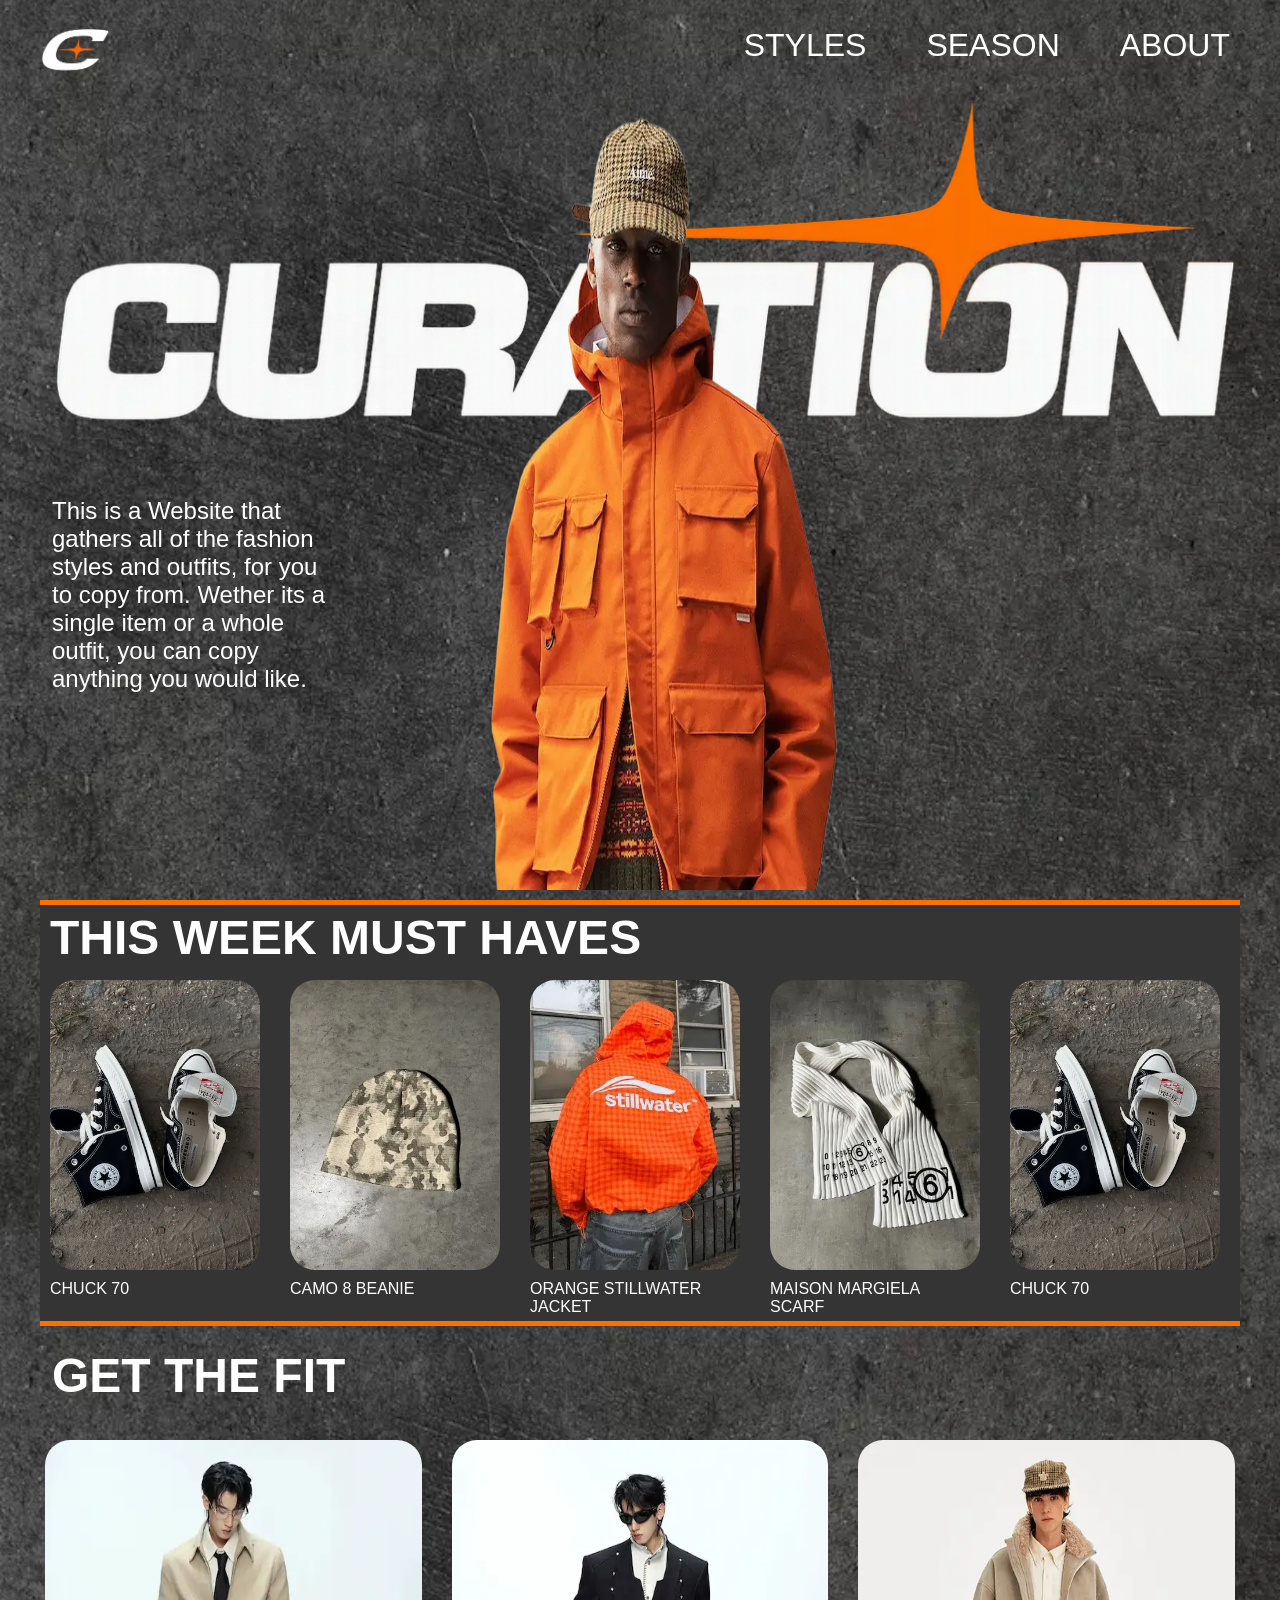
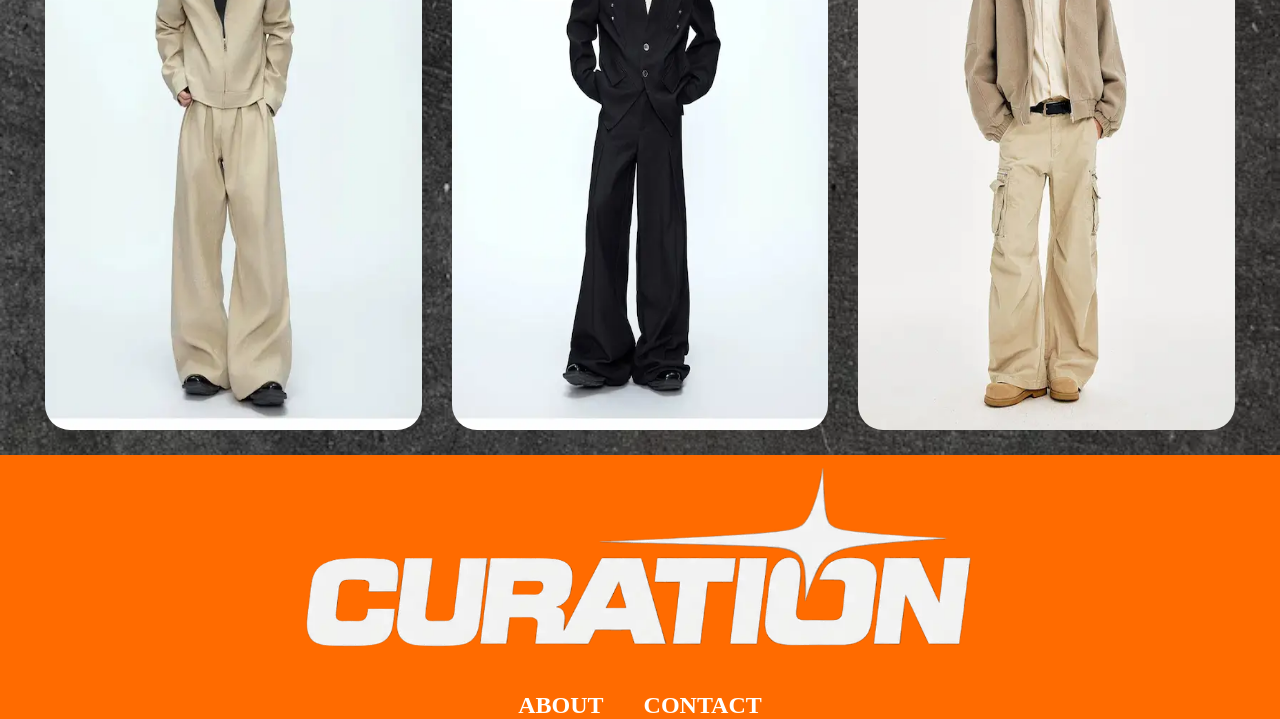
<file: index.html>
<!DOCTYPE html>
<html lang="da">

<head>
    <meta charset="UTF-8">
    <meta name="viewport" content="width=device-width, initial-scale=1.0">
    <meta name="robots" content="noindex">
    <title>FRONT PAGE</title>
    <link rel="stylesheet" href="style.css">
    <link rel="stylesheet" href="layout.css">
    <link rel="icon" href="./favicon/favicon.ico" />
</head>

<body>
    <header>
        <div class="logo">
            <a href="index.html">
                <img src="./logos/C Logo.webp" alt="Logo">
            </a>
        </div>
        <nav>
            <ul class="menu">
                <li><a href="styles.html">STYLES</a></li>
                <li><a href="season.html">SEASON</a></li>
                <li><a href="about.html">ABOUT</a></li>
            </ul>

            <button class="burger">
                <span class="line"></span>
                <span class="line"></span>
                <span class="line"></span>
            </button>
        </nav>
    </header>

    <main>
        <section class="forsidegrid_1">
            <img class="CURATiON_logo" src="./logos/CURATiON Logo.webp" alt="CURATiON Logo">

            <p class="forside_tekst">This is a Website that gathers all of the fashion styles and outfits, for you to
                copy from.
                Wether its a single item or a whole outfit, you can copy anything you would like.</p>

            <img class="forside_billede" src="./imgs/forside_billede.webp" alt="Forside Billede">
        </section>

        <section class="forsidegrid_2">

            <h2 class="thisweekmusthaves">THIS WEEK MUST HAVES</h2>

            <div class="musthave_slider">

                <div class="slider_track">

                    <div class="item">
                        <img class="chuck" src="./imgs/forside_chucktaylors.webp" alt="Chuck 70">
                        <p>CHUCK 70</p>
                    </div>

                    <div class="item">
                        <img class="beanie" src="./imgs/forside_camo8beanie.webp" alt="Camo 8 Beanie">
                        <p>CAMO 8 BEANIE</p>
                    </div>

                    <div class="item">
                        <img class="jacket" src="./imgs/forside_orangestillwaterjacket.webp"
                            alt="Orange Stillwater Jacket">
                        <p>ORANGE STILLWATER JACKET</p>
                    </div>

                    <div class="item">
                        <img class="scarf" src="./imgs/forside_maisonmargielascarf.webp" alt="Maison Margiela Scarf">
                        <p>MAISON MARGIELA SCARF</p>
                    </div>


                    <div class="item">
                        <img class="chuck" src="./imgs/forside_chucktaylors.webp" alt="Chuck 70">
                        <p>CHUCK 70</p>
                    </div>

                    <div class="item">
                        <img class="beanie" src="./imgs/forside_camo8beanie.webp" alt="Camo 8 Beanie">
                        <p>CAMO 8 BEANIE</p>
                    </div>

                    <div class="item">
                        <img class="jacket" src="./imgs/forside_orangestillwaterjacket.webp"
                            alt="Orange Stillwater Jacket">
                        <p>ORANGE STILLWATER JACKET</p>
                    </div>

                    <div class="item">
                        <img class="scarf" src="./imgs/forside_maisonmargielascarf.webp" alt="Maison Margiela Scarf">
                        <p>MAISON MARGIELA SCARF</p>
                    </div>
                </div>
            </div>

        </section>

        <section class="forsidegrid_3">
            <h2>GET THE FIT</h2>

            <img class="outfit1" src="./imgs/forsideoutfit1.webp" alt="Outfit 1">
            <img class="outfit2" src="./imgs/forsideoutfit2.webp" alt="Outfit 2">
            <img class="outfit3" src="./imgs/forsideoutfit3.webp" alt="Outfit 3">
        </section>
    </main>
    <footer>
        <div class="footer_logo">
            <img src="./logos/CURATiON WHITE STAR Logo.webp" alt="CURATiON_logo">
        </div>

        <div class="footer_links">
            <a href="./about.html">ABOUT</a>
            <a href="./contact.html">CONTACT</a>
        </div>

    </footer>
    <script src="menu.js"></script>
</body>

</html>
</file>
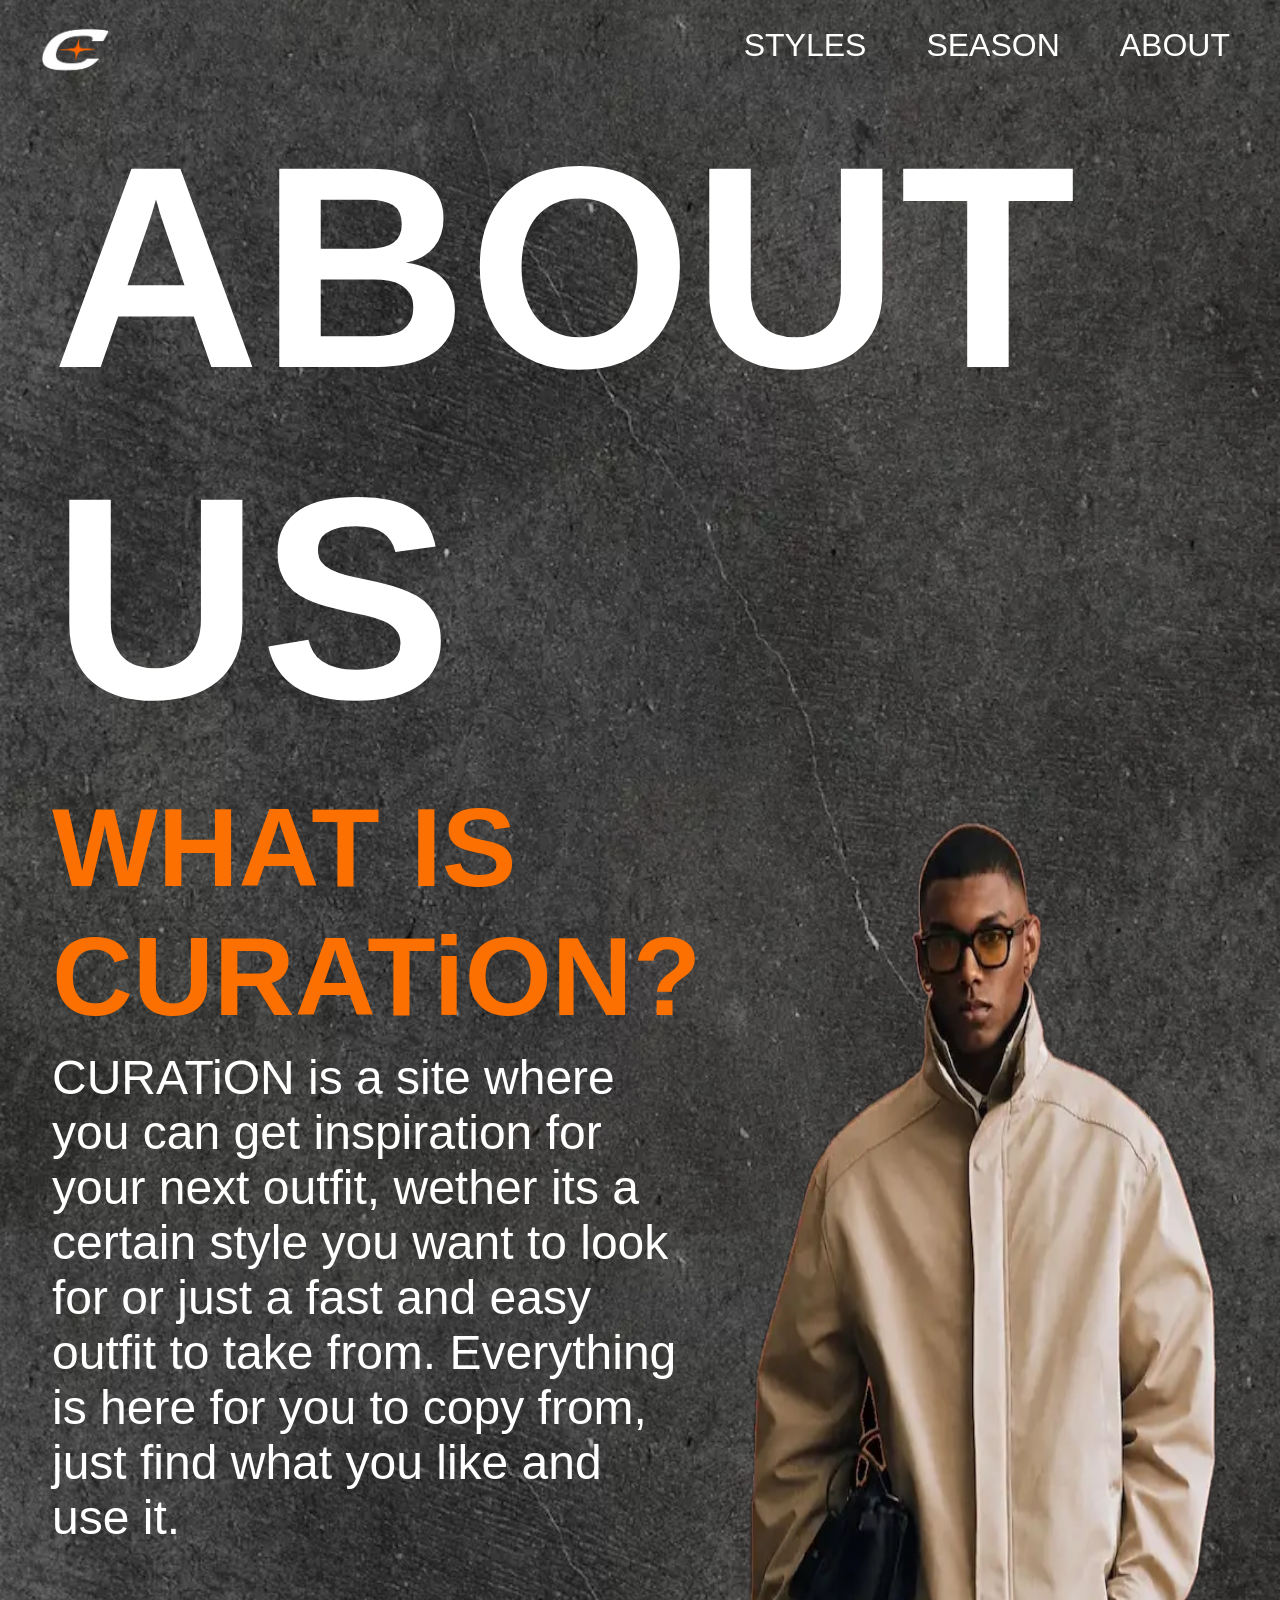
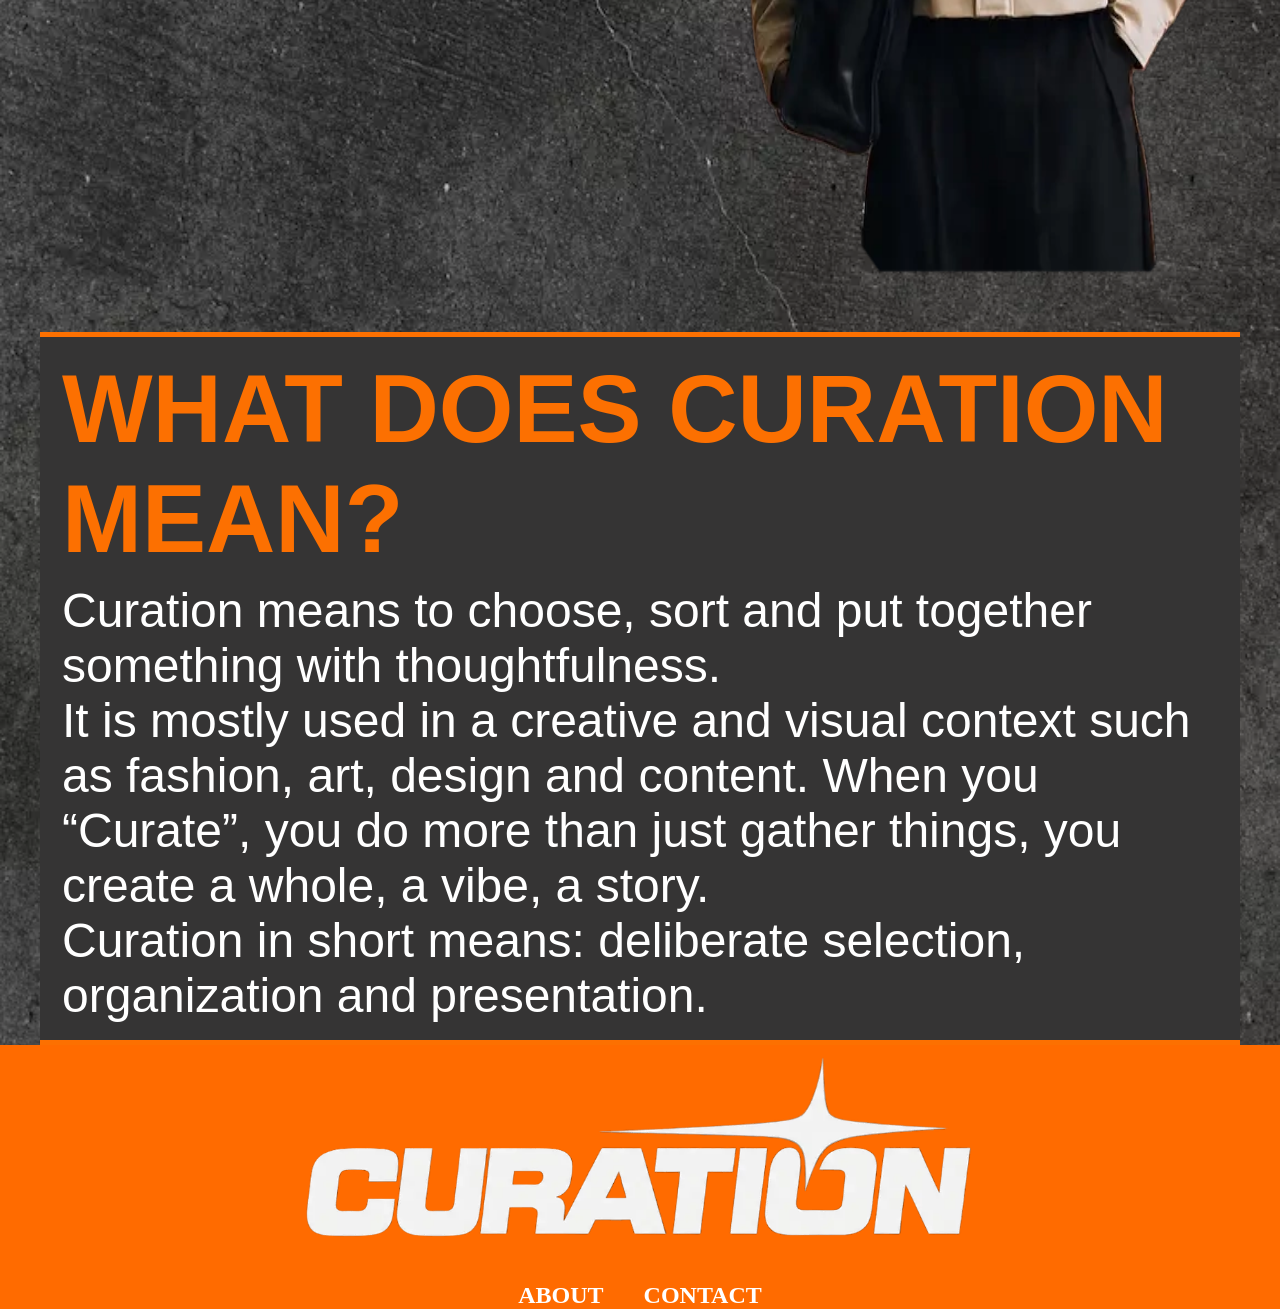
<file: about.html>
<!DOCTYPE html>
<html lang="da">

<head>
    <meta charset="UTF-8">
    <meta name="viewport" content="width=device-width, initial-scale=1.0">
    <meta name="robots" content="noindex">
    <title>ABOUT</title>
    <link rel="stylesheet" href="style.css">
    <link rel="stylesheet" href="layout.css">
    <link rel="icon" href="./favicon/favicon.ico" />
</head>

<body>
    <header>
        <div class="logo">
            <a href="index.html">
                <img src="./logos/C Logo.webp" alt="Logo">
            </a>
        </div>
        <nav>
            <ul class="menu">
                <li><a href="styles.html">STYLES</a></li>
                <li><a href="season.html">SEASON</a></li>
                <li><a href="about.html">ABOUT</a></li>
            </ul>
            <button class="burger">
                <span class="line"></span>
                <span class="line"></span>
                <span class="line"></span>
            </button>
        </nav>
    </header>
    <main>
        <div class="about_us">
            <h1>ABOUT US</h1>
            <h2>WHAT IS CURATiON?</h2>
            <p>CURATiON is a site where you can get inspiration for your next outfit, wether its a certain style you
                want to look for
                or just a fast and easy outfit to take from. Everything is here for you to copy from, just find what you
                like and use
                it.</p>
            <img src="./imgs/about_us_billede.webp" alt="Outfit">
        </div>
        <div class="what_is">
            <h2 class="what_does_curation_mean">WHAT DOES CURATION MEAN?</h2>
            <p>Curation means to choose, sort and put together something with thoughtfulness.
                <br>
                It is mostly used in a creative and visual context such as fashion, art, design and content.
                When you “Curate”, you do more than just gather things, you create a whole, a vibe, a story.
                <br>
                Curation in short means: deliberate selection, organization and presentation.
            </p>
        </div>
    </main>
    <footer>
        <div class="footer_logo">
            <img src="./logos/CURATiON WHITE STAR Logo.webp" alt="CURATiON_logo">
        </div>

        <div class="footer_links">
            <a href="./about.html">ABOUT</a>
            <a href="./contact.html">CONTACT</a>
        </div>
    </footer>
    <script src="menu.js"></script>

</body>

</html>
</file>
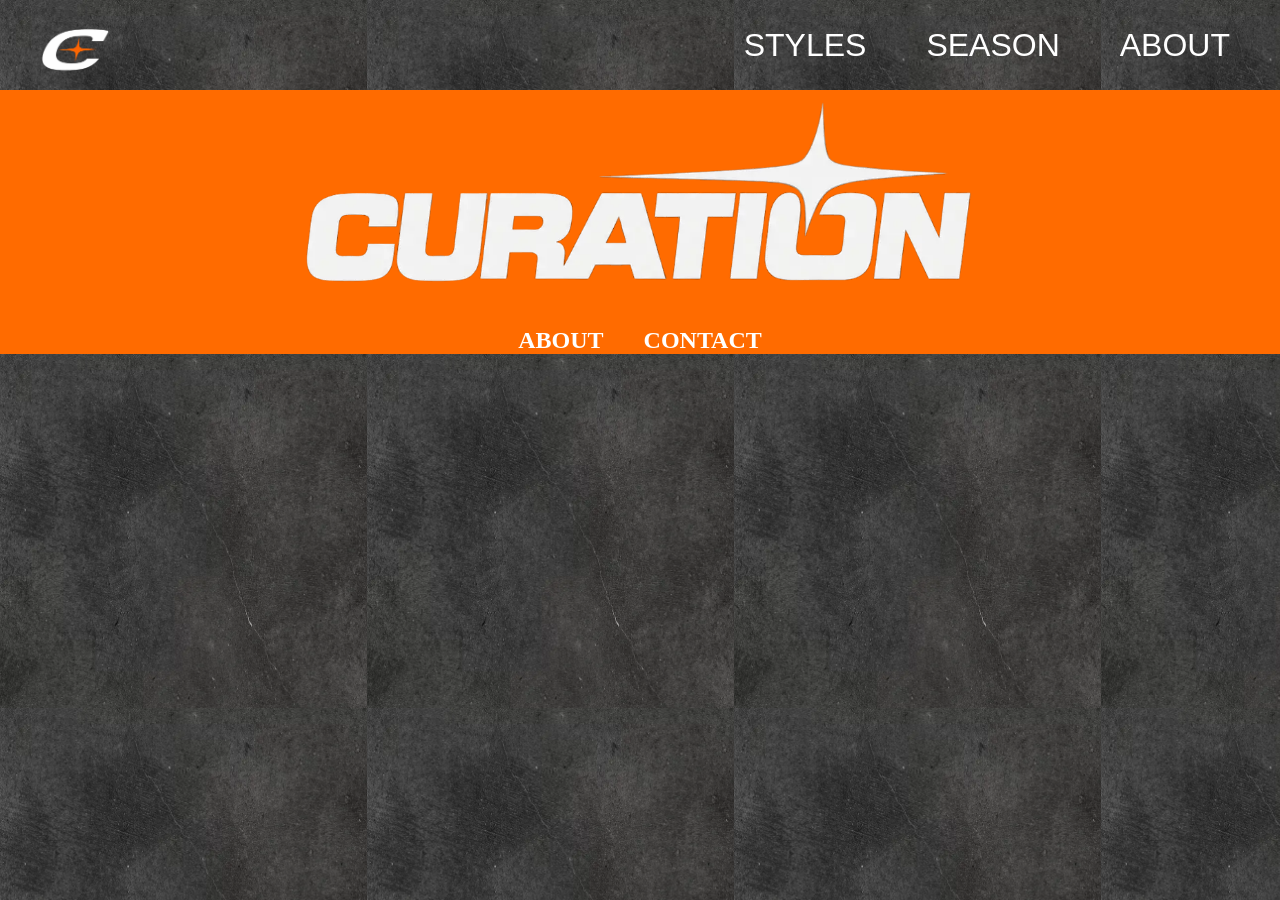
<file: contact.html>
<!DOCTYPE html>
<html lang="da">

<head>
    <meta charset="UTF-8">
    <meta name="viewport" content="width=device-width, initial-scale=1.0">
    <meta name="robots" content="noindex">
    <title>CONTACT</title>
    <link rel="stylesheet" href="style.css">
    <link rel="stylesheet" href="layout.css">
    <link rel="icon" href="./favicon/favicon.ico" />
</head>

<body>
    <header>
        <div class="logo">
            <a href="index.html">
                <img src="./logos/C Logo.webp" alt="Logo">
            </a>
        </div>
        <nav>
            <ul class="menu">
                <li><a href="styles.html">STYLES</a></li>
                <li><a href="season.html">SEASON</a></li>
                <li><a href="about.html">ABOUT</a></li>
            </ul>
            <button class="burger">
                <span class="line"></span>
                <span class="line"></span>
                <span class="line"></span>
            </button>
        </nav>
    </header>

    <main>

    </main>

    <footer>
        <div class="footer_logo">
            <img src="./logos/CURATiON WHITE STAR Logo.webp" alt="CURATiON_logo">
        </div>

        <div class="footer_links">
            <a href="./about.html">ABOUT</a>
            <a href="./contact.html">CONTACT</a>
        </div>
    </footer>
    <script src="menu.js"></script>

</body>

</html>
</file>
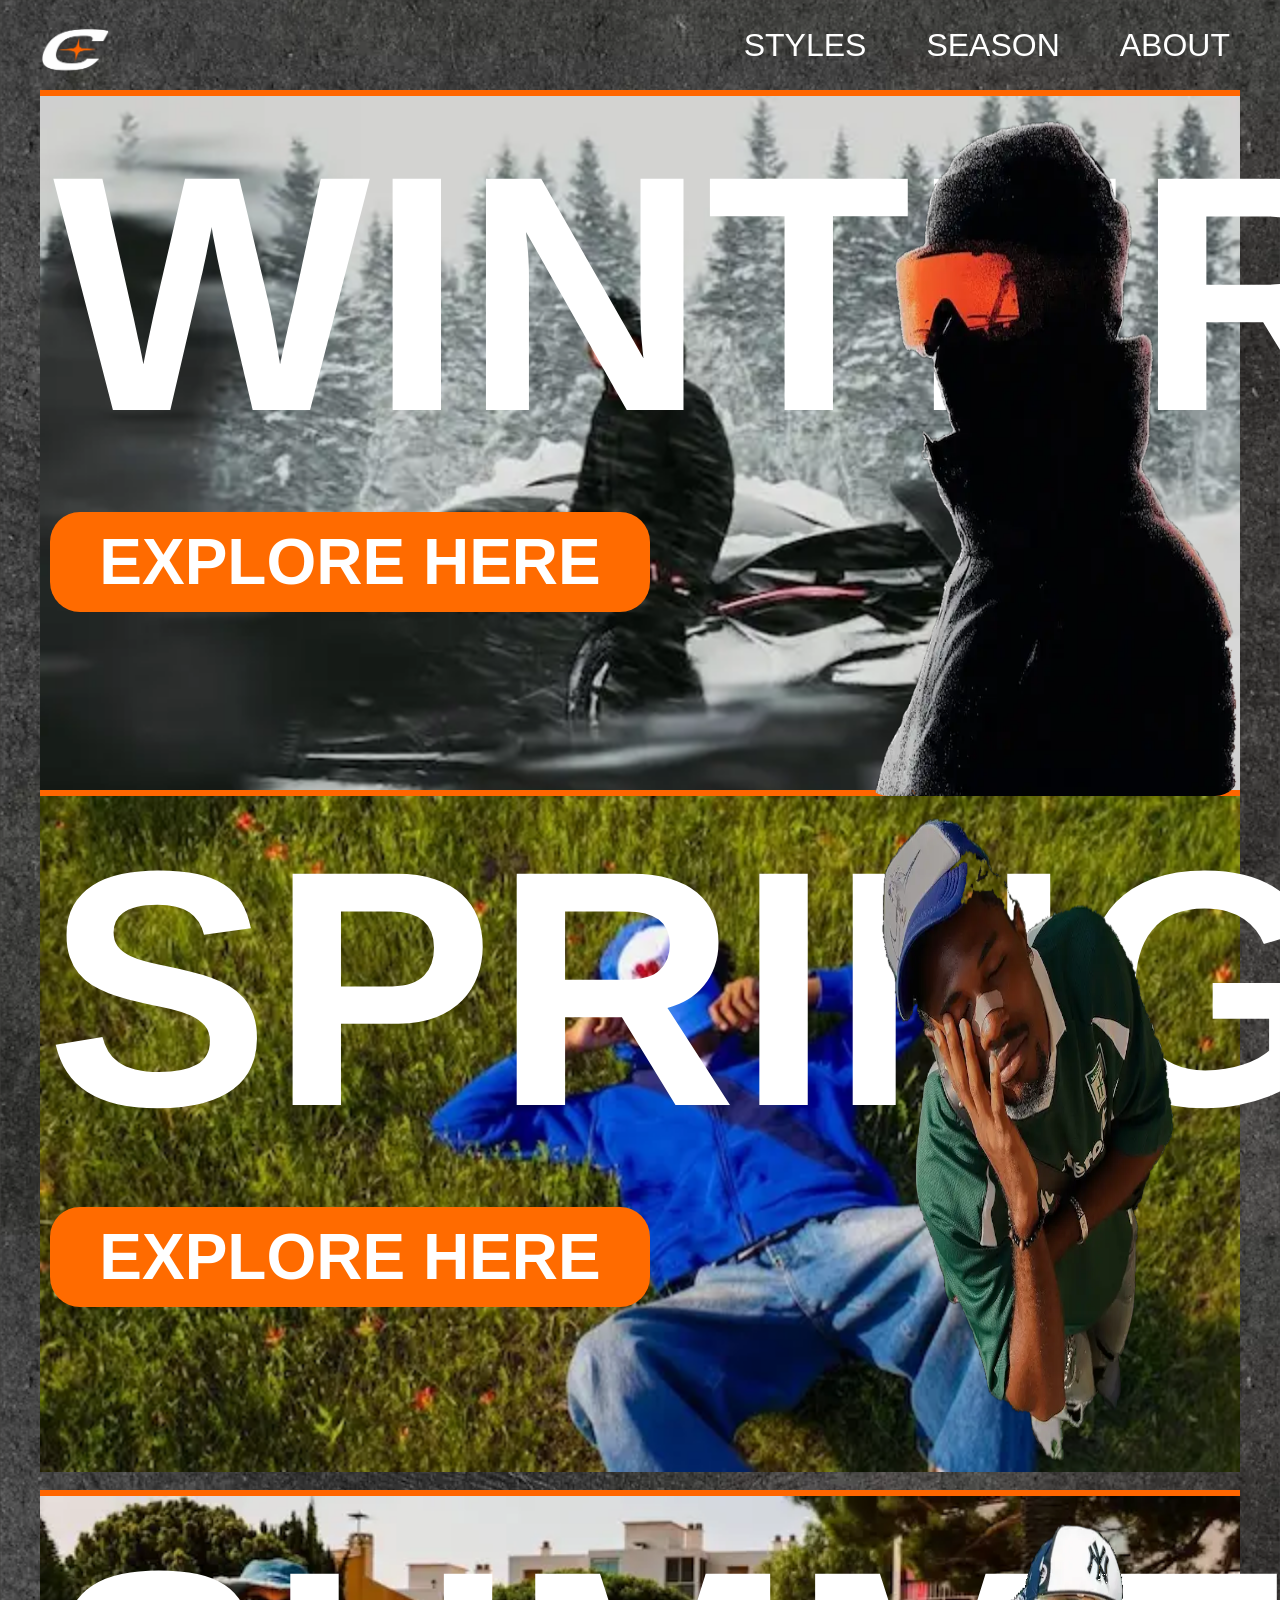
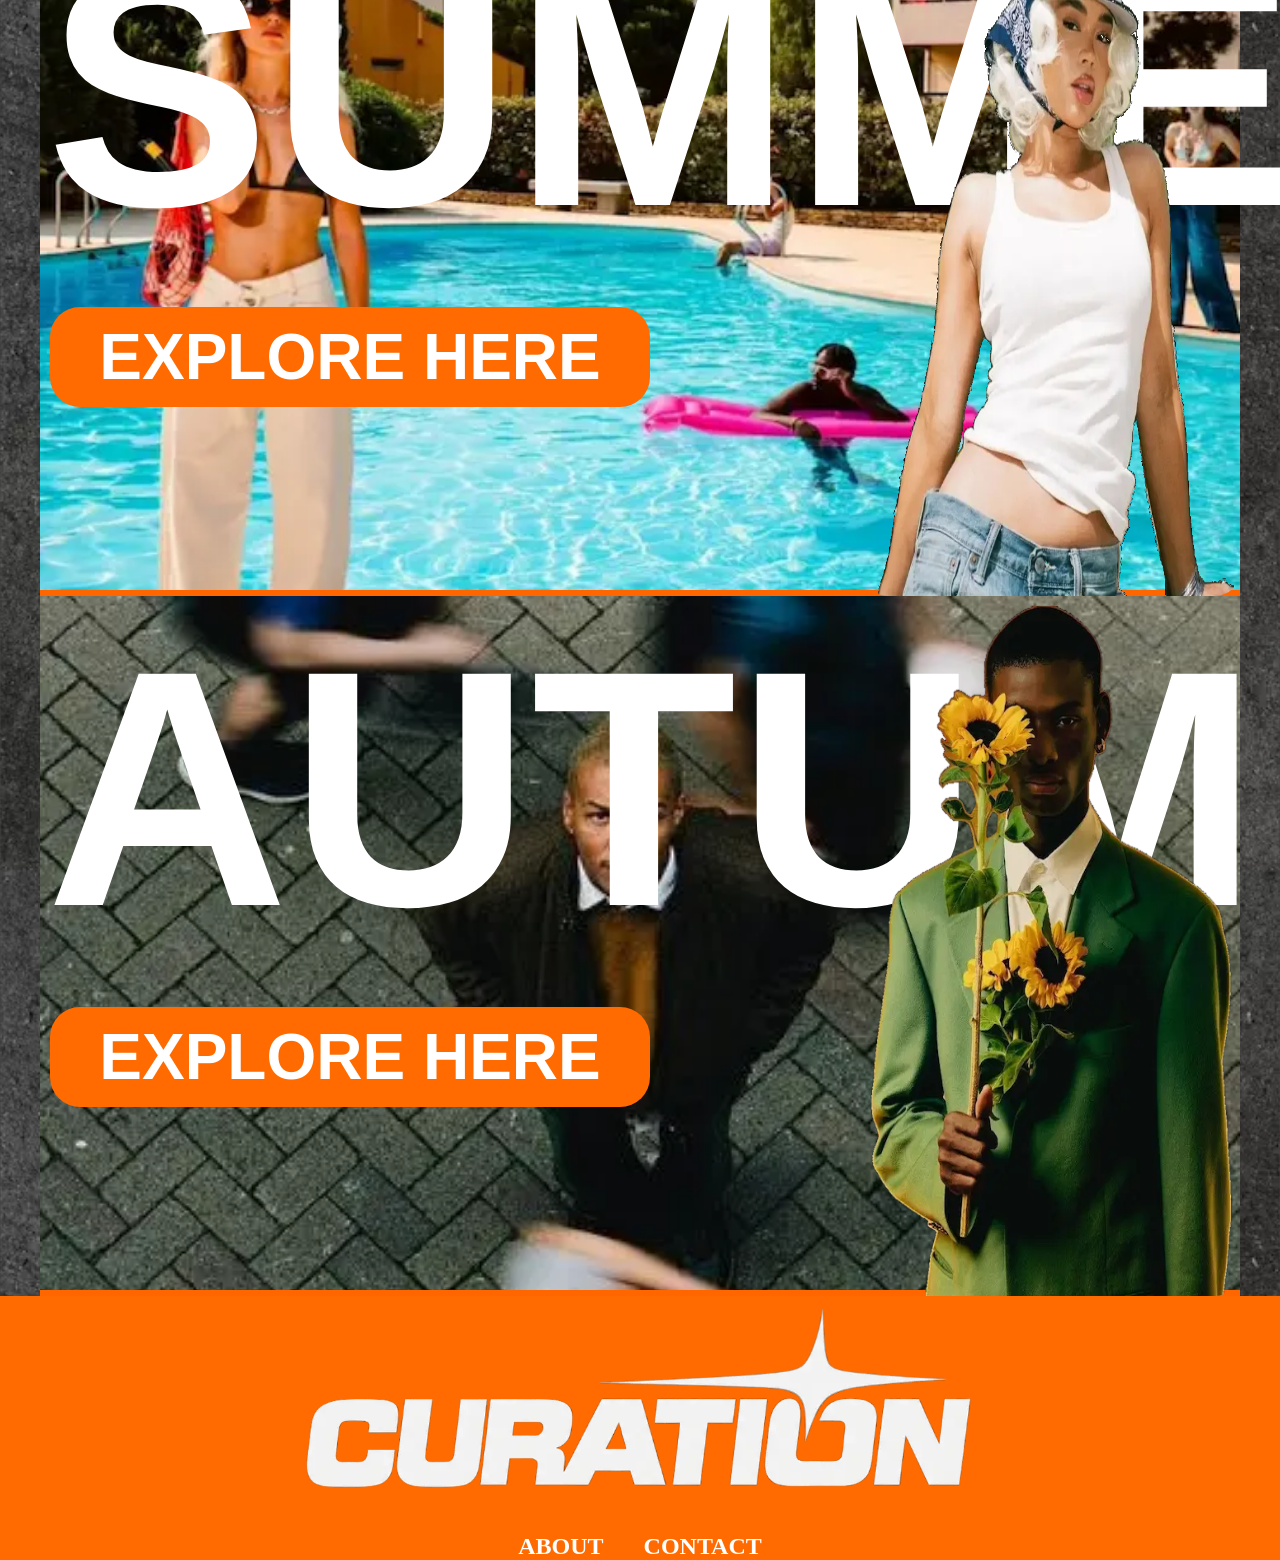
<file: season.html>
<!DOCTYPE html>
<html lang="da">

<head>
    <meta charset="UTF-8">
    <meta name="viewport" content="width=device-width, initial-scale=1.0">
    <meta name="robots" content="noindex">
    <title>SEASON</title>
    <link rel="stylesheet" href="style.css">
    <link rel="stylesheet" href="layout.css">
    <link rel="icon" href="./favicon/favicon.ico" />
</head>

<body>
    <header>
        <div class="logo">
            <a href="index.html">
                <img src="./logos/C Logo.webp" alt="Logo">
            </a>
        </div>
        <nav>
            <ul class="menu">
                <li><a href="styles.html">STYLES</a></li>
                <li><a href="season.html">SEASON</a></li>
                <li><a href="about.html">ABOUT</a></li>
            </ul>
            <button class="burger">
                <span class="line"></span>
                <span class="line"></span>
                <span class="line"></span>
            </button>
        </nav>
    </header>

    <main>
        <section class="season_cards">

            <div class="winter_card">
                <img src="./imgs/season_winteroutfit.webp" alt="Winter Outfit">
                <h2>WINTER</h2>
                <button>EXPLORE HERE</button>
            </div>

            <div class="spring_card">
                <img src="./imgs/season_springoutfit.webp" alt="Spring Outfit">
                <h2>SPRING</h2>
                <button>EXPLORE HERE</button>
            </div>

            <div class="summer_card">
                <img src="./imgs/season_summeroutfit.webp" alt="Summer Outfit">
                <h2>SUMMER</h2>
                <button>EXPLORE HERE</button>
            </div>

            <div class="autumn_card">
                <img src="./imgs/season_autumnoutfit.webp" alt="Autumn Outfit">
                <h2>AUTUMN</h2>
                <button>EXPLORE HERE</button>
            </div>

        </section>
    </main>

    <footer>
        <div class="footer_logo">
            <img src="./logos/CURATiON WHITE STAR Logo.webp" alt="CURATiON_logo">
        </div>

        <div class="footer_links">
            <a href="./about.html">ABOUT</a>
            <a href="./contact.html">CONTACT</a>
        </div>
    </footer>
    <script src="menu.js"></script>

</body>

</html>
</file>
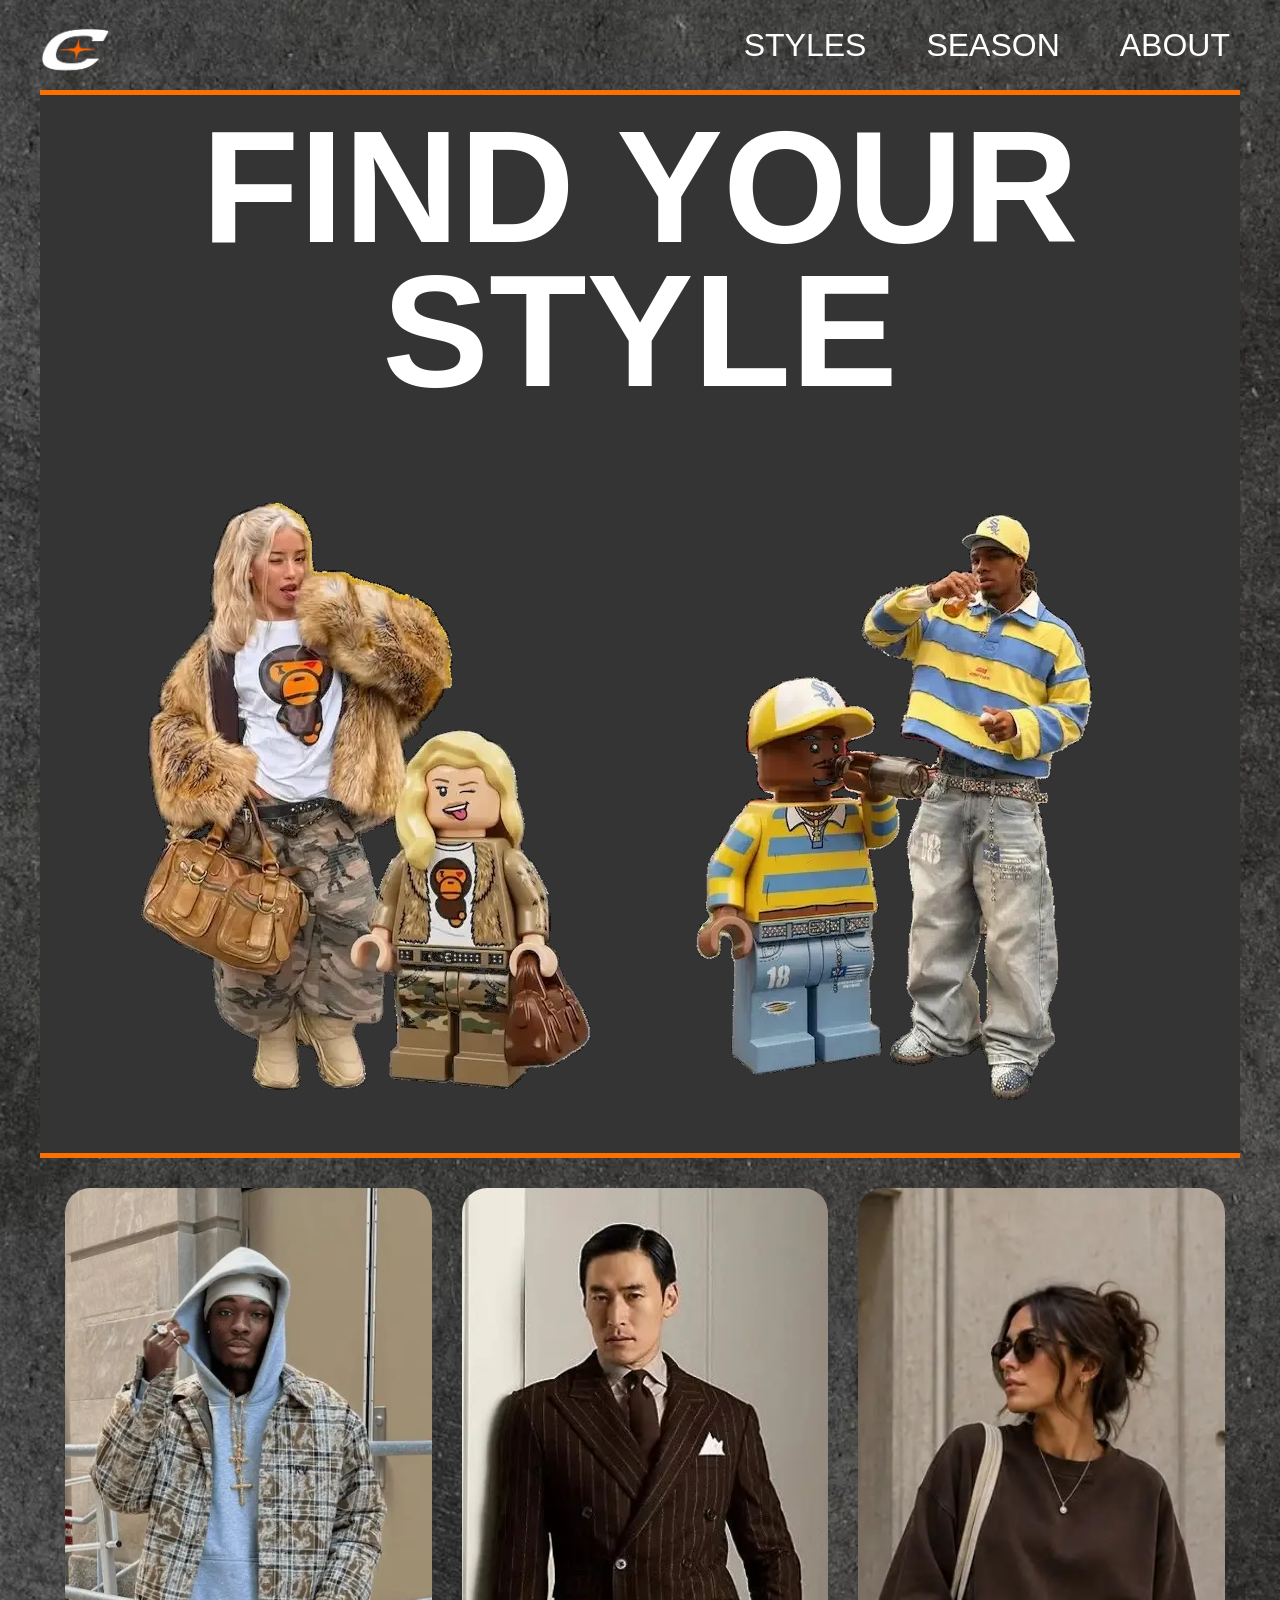
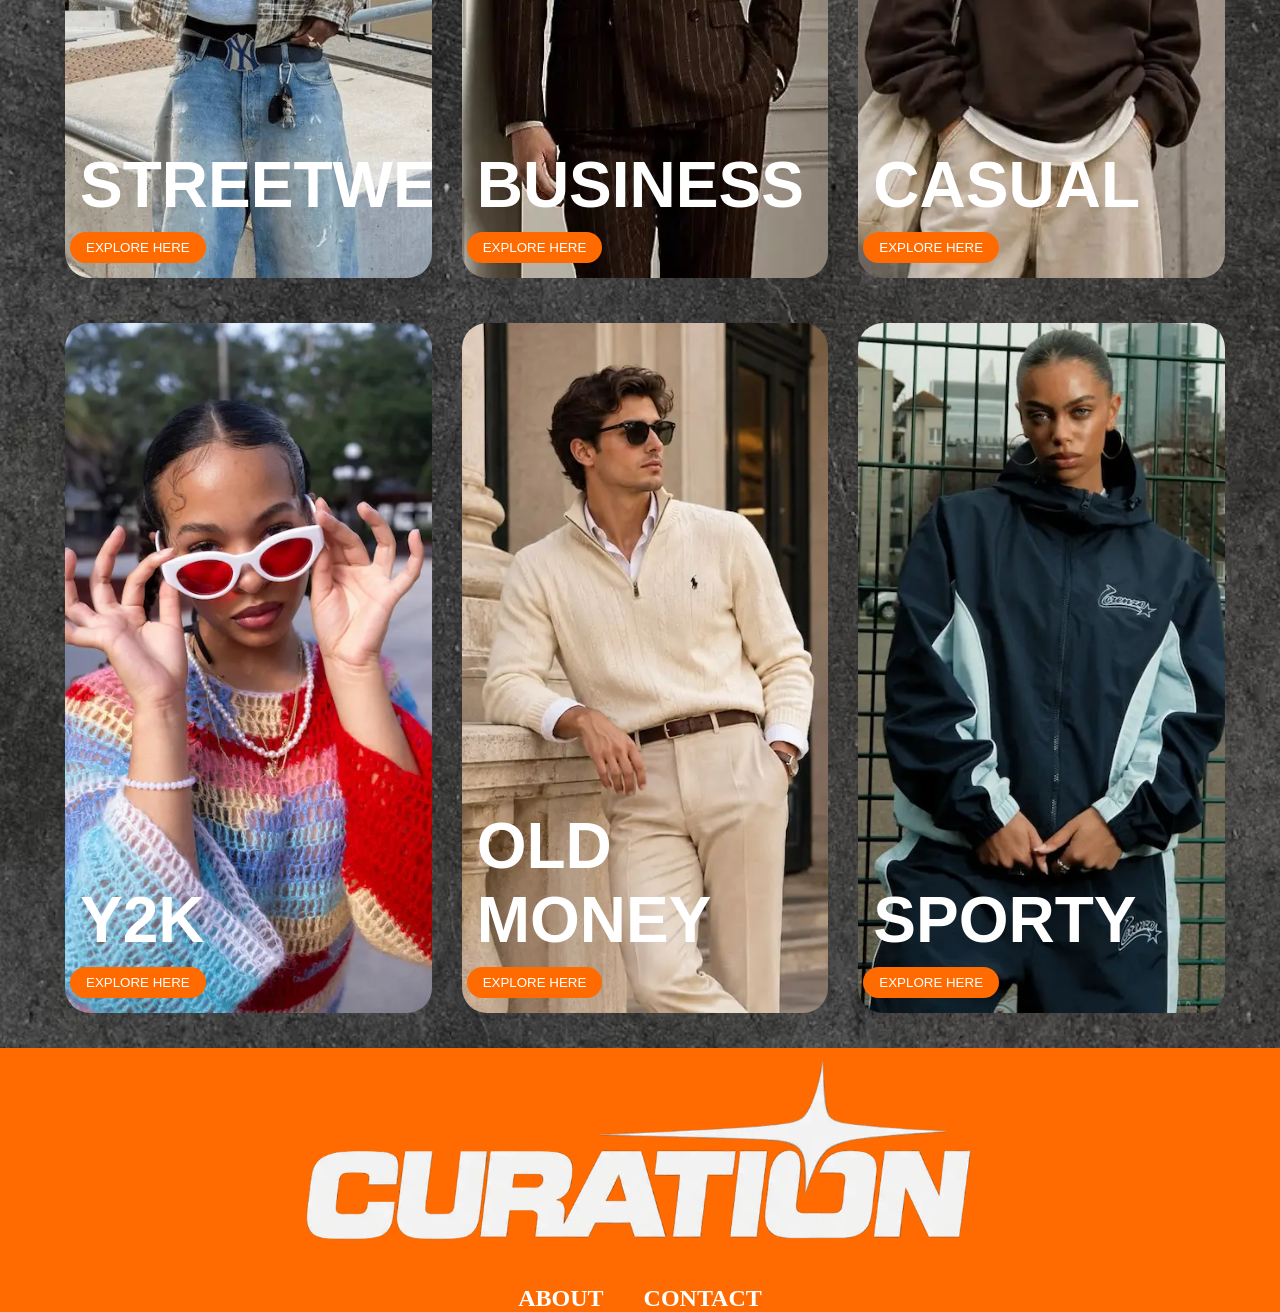
<file: styles.html>
<!DOCTYPE html>
<html lang="da">

<head>
    <meta charset="UTF-8">
    <meta name="viewport" content="width=device-width, initial-scale=1.0">
    <meta name="robots" content="noindex">
    <title>STYLES</title>
    <link rel="stylesheet" href="style.css">
    <link rel="stylesheet" href="layout.css">
    <link rel="icon" href="./favicon/favicon.ico" />
</head>

<body>
    <header>
        <div class="logo">
            <a href="index.html">
                <img src="./logos/C Logo.webp" alt="Logo">
            </a>
        </div>
        <nav>
            <ul class="menu">
                <li><a href="styles.html">STYLES</a></li>
                <li><a href="season.html">SEASON</a></li>
                <li><a href="about.html">ABOUT</a></li>
            </ul>
            <button class="burger">
                <span class="line"></span>
                <span class="line"></span>
                <span class="line"></span>
            </button>
        </nav>
    </header>

    <main>
        <section class="stylesgrid_1">
            <h1>FIND YOUR<br>STYLE</h1>

            <div class="stylesflex">
                <img src="./imgs/styles_femalelegooutfit.webp" alt="Female Lego Outfit">
                <img src="./imgs/styles_malelegooutfit.webp" alt="Male Lego Outfit">
            </div>
        </section>

        <section class="stylesgrid_2">
            <div class="card">
                <img src="./imgs/styles_streetwearoutfit.webp" alt="Streetwear Outfit">
                <div class="card-content">
                    <h2>STREETWEAR</h2>
                    <button>EXPLORE HERE</button>
                </div>
            </div>

            <div class="card">
                <img src="./imgs/styles_businessoutfit.webp" alt="Business Outfit">
                <div class="card-content">
                    <h2>BUSINESS</h2>
                    <button>EXPLORE HERE</button>
                </div>
            </div>

            <div class="card">
                <img src="./imgs/styles_casualoutfit.webp" alt="Casual Outfit">
                <div class="card-content">
                    <h2>CASUAL</h2>
                    <button>EXPLORE HERE</button>
                </div>
            </div>

            <div class="card">
                <img src="./imgs/styles_y2koutfit.webp" alt="Y2K Outfit">
                <div class="card-content">
                    <h2>Y2K</h2>
                    <button>EXPLORE HERE</button>
                </div>
            </div>

            <div class="card">
                <img src="./imgs/styles_oldmoneyoutfit.webp" alt="Old Money Outfit">
                <div class="card-content">
                    <h2>OLD MONEY</h2>
                    <button>EXPLORE HERE</button>
                </div>
            </div>

            <div class="card">
                <img src="./imgs/styles_sportyoutfit.webp" alt="Sporty Outfit">
                <div class="card-content">
                    <h2>SPORTY</h2>
                    <button>EXPLORE HERE</button>
                </div>
            </div>
        </section>
    </main>

    <footer>
        <div class="footer_logo">
            <img src="./logos/CURATiON WHITE STAR Logo.webp" alt="CURATiON_logo">
        </div>

        <div class="footer_links">
            <a href="./about.html">ABOUT</a>
            <a href="./contact.html">CONTACT</a>
        </div>
    </footer>
    <script src="menu.js"></script>

</body>

</html>
</file>
<file: style.css>
* {
  margin: 0;
  padding: 0;
  box-sizing: border-box;
}
img {
  max-width: 100%;
  height: auto;
  display: block;
}
main {
  max-width: 1200px;
  margin-inline: auto;
}
body {
  background-image: url(./imgs/concrete-wall-texture.webp);
  background-size: contain;
  width: 100%;
}

/******************** Generalt ********************/
img {
  width: 100%;
  height: auto;
  margin: 5px;
  padding: 5px;
  margin-right: 10px;
  border-radius: 30px;
}
h1 {
  font-family: Impact, Haettenschweiler, "Arial Narrow Bold", sans-serif;
  font-weight: 600;
  font-style: normal;
  font-size: 2rem;
  color: white;
  margin-left: 10px;
  margin-right: 10px;
  margin-top: 10px;
  margin-bottom: 10px;
}
h2 {
  font-family: Impact, Haettenschweiler, "Arial Narrow Bold", sans-serif;
  font-weight: 600;
  font-style: normal;
  font-size: 3rem;
  color: white;
  margin-left: 10px;
  margin-right: 10px;
  margin-bottom: 5px;
  margin-top: 5px;
}
h3 {
  font-family: Impact, Haettenschweiler, "Arial Narrow Bold", sans-serif;
  font-weight: 600;
  font-style: normal;
  font-size: 1rem;
  color: white;
  margin-left: 10px;
  margin-right: 10px;
  margin-top: 5px;
}
p {
  font-family: Impact, Haettenschweiler, "Arial Narrow Bold", sans-serif;
  font-weight: 400;
  font-style: normal;
  font-size: 2rem;
  text-wrap: pretty;
  color: white;
  margin-left: 10px;
  margin-right: 10px;
  margin-bottom: 5px;
}

/******************** Forside ********************/
.forsidegrid_1 {
  .forside_billede {
    height: 800px;
    width: 800px;
  }
  p {
    font-size: 1.5rem;
    font-family: Impact, Haettenschweiler, "Arial Narrow Bold", sans-serif;
    padding: 2px;
  }
}
.forsidegrid_2 {
  background-color: rgb(53, 52, 52);
  border-top: 5px solid #fc7001;
  border-bottom: 5px solid #fc7001;
}
.musthave_slider {
  overflow: hidden;
  width: 100%;
}
.slider_track {
  display: flex;
  gap: 20px;
  width: max-content;

  animation: scroll 20s linear infinite;
}
.item {
  flex-shrink: 0;
  width: 220px;
  p {
    font-size: 1rem;
    justify-content: center;
  }
}
.item img {
  width: 100%;
  height: 300px;
  object-fit: cover;
}
@keyframes scroll {
  from {
    transform: translateX(0);
  }
  to {
    transform: translateX(-50%);
  }
}

.forsidegrid_3 {
  h2 {
    margin-top: 20px;
    font-size: 3rem;
    padding: 2px;
  }
}
.outfit1 {
  width: 400px;
  height: 600px;
  margin-top: 5px;
  margin-left: auto;
  margin-right: auto;
  margin-bottom: 20px;
}
.outfit1 {
  transition: transform 0.3s ease;
}
.outfit1:hover {
  transform: translateY(-10px);
}

.outfit2 {
  width: 400px;
  height: 600px;
  margin-top: 5px;
  margin-left: auto;
  margin-right: auto;
  margin-bottom: 20px;
}
.outfit2 {
  transition: transform 0.3s ease;
}
.outfit2:hover {
  transform: translateY(-10px);
}

.outfit3 {
  width: 400px;
  height: 600px;
  margin-top: 5px;
  margin-left: auto;
  margin-right: auto;
  margin-bottom: 20px;
}
.outfit3 {
  transition: transform 0.3s ease;
}
.outfit3:hover {
  transform: translateY(-10px);
}

/******************** Styles ********************/
.stylesgrid_1 {
  padding: 10px;
  background-color: rgb(53, 52, 52);
  border-top: 5px solid #fc7001;
  border-bottom: 5px solid #fc7001;
}
.stylesgrid_1 h1 {
  font-size: 8rem;
  line-height: 0.9;
  margin-bottom: 20px;
}
.stylesflex {
  display: flex;
  justify-content: center;
  gap: 10px;
}
.stylesflex img {
  width: 50%;
  object-fit: cover;
}

.stylesgrid_2 {
  padding: 20px 15px;
}
.card {
  position: relative;
  height: 700px;
  margin-bottom: 15px;
  overflow: hidden;
  border-radius: 20px;
}
.card img {
  width: 100%;
  height: 100%;
  object-fit: cover;
}
.card-content {
  position: absolute;
  left: 15px;
  bottom: 15px;
}
.card h2 {
  font-size: 4rem;
}
.card button {
  background: #ff6b00;
  color: white;
  border: none;
  padding: 8px 16px;
  border-radius: 999px;
  margin-top: 5px;
  cursor: pointer;
}
.card img {
  transition: 0.4s;
}
.card:hover img {
  transform: scale(1.08);
}

/******************** Season ********************/
.season_cards {
  border-top: 3px solid #ff6600;
  border-bottom: 3px solid #ff6600;
  .season_cards h2 {
    font-size: 15rem;
    font-weight: 900;
    color: white;
  }
  button {
    grid-column: 1;
    background: #ff6b00;
    color: white;
    border: none;
    padding: 8px 16px;
    border-radius: 30px;
    margin-top: 5px;
    cursor: pointer;
    margin-bottom: 10px;
    margin-left: 10px;
  }
}
.winter_card {
  background-image: url(./imgs/season_winterwallpaper.webp);
  background-repeat: no-repeat;
  background-size: 100%;
  border-top: 3px solid #ff6600;
  border-bottom: 3px solid #ff6600;
  display: grid;
  grid-template-columns: 1fr 1fr 2fr;
  grid-template-rows: 1fr 0.5fr 1fr;
  height: 200px;
  img {
    grid-column: 3;
    grid-row: 1 / 4;
    height: 200px;
    width: 200px;
    object-fit: 100%;
    z-index: 1;
  }
  h2 {
    grid-column: 1 / span 2;
    grid-row: 1;
    font-size: 7rem;
    margin-bottom: 0;
    padding-left: 3px;
  }
  button {
    grid-column: 1 / 3;
    grid-row: 2;
  }
}

.spring_card {
  background-image: url(./imgs/season_springwallpaper.webp);
  background-repeat: no-repeat;
  background-size: 100%;
  border-top: 3px solid #ff6600;
  border-bottom: 3px solid #ff6600;
  display: grid;
  grid-template-columns: 1fr 1fr 2fr;
  grid-template-rows: 1fr 0.5fr 1fr;
  height: 200px;
  img {
    grid-column: 3;
    grid-row: 1 / 4;
    height: 200px;
    width: 200px;
    object-fit: 100%;
    z-index: 1;
  }
  h2 {
    grid-column: 1 / span 2;
    grid-row: 1;
    font-size: 7rem;
    margin: 0;
    padding-left: 6px;
  }
  button {
    grid-column: 1 / 3;
    grid-row: 2;
  }
}

.summer_card {
  background-image: url(./imgs/season_summerwallpaper.webp);
  background-repeat: no-repeat;
  background-size: 100%;
  border-top: 3px solid #ff6600;
  border-bottom: 3px solid #ff6600;
  display: grid;
  grid-template-columns: 1fr 1fr 2fr;
  grid-template-rows: 1fr 0.5fr 1fr;
  height: 200px;
  img {
    grid-column: 3;
    grid-row: 1 / 4;
    height: 200px;
    width: 200px;
    object-fit: 100%;
    z-index: 1;
  }
  h2 {
    grid-column: 1 / span 2;
    grid-row: 1;
    font-size: 7rem;
    margin: 0;
    padding-left: 6px;
  }
  button {
    grid-column: 1 / 3;
    grid-row: 2;
  }
}

.autumn_card {
  background-image: url(./imgs/season_autumnwallpaper.webp);
  background-repeat: no-repeat;
  background-size: 100%;
  border-top: 3px solid #ff6600;
  border-bottom: 3px solid #ff6600;
  display: grid;
  grid-template-columns: 1fr 1fr 2fr;
  grid-template-rows: 1fr 0.5fr 1fr;
  height: 200px;
  img {
    grid-column: 3;
    grid-row: 1 / 4;
    height: 200px;
    width: 200px;
    object-fit: 100%;
    z-index: 1;
  }
  h2 {
    grid-column: 1 / span 2;
    grid-row: 1;
    font-size: 7rem;
    margin: 0;
    padding-left: 6px;
  }
  button {
    grid-column: 1 / 3;
    grid-row: 2;
  }
}

/******************** About ********************/
.about_us {
  display: grid;
  grid-template-columns: 1fr 1fr;
  grid-template-rows: 0.25fr 0.25fr 1fr;
  h1 {
    grid-row: 1;
    grid-column: span 2;
    font-family: Impact, Haettenschweiler, "Arial Narrow Bold", sans-serif;
    font-size: 7rem;
    font-weight: 600;
    padding: 2px;
  }
  h2 {
    grid-row: 2;
    grid-column: 1;
    font-size: 3rem;
    color: #fc7001;
    padding: 2px;
  }
  p {
    grid-column: 1;
    font-size: 1.5rem;
    padding: 2px;
  }
  img {
    grid-row: 2 / 4;
    height: 600px;
    margin-bottom: 0;
  }
}
.what_is {
  padding: 10px;
  background-color: rgb(53, 52, 52);
  border-top: 5px solid #fc7001;
  border-bottom: 5px solid #fc7001;
  h2 {
    font-size: 3rem;
    padding: 2px;
    color: #fc7001;
  }
  p {
    font-size: 1.7rem;
    padding: 2px;
  }
}
/******************** Menu ********************/
nav {
  /*Desktop*/
  display: flex;
  justify-content: flex-end;
  align-items: center;

  @media (width < 800px) {
    /* Mobil */
    &.active .menu {
      display: flex;
      justify-content: space-around;
      background-color: transparent;
      position: absolute;
      top: 70px;
      left: 0;
      width: 100%;
      box-shadow: 0 10px 10px rgba(0, 0, 0, 0.1);
      z-index: 1;
    }

    &.active .menu li {
      margin: 10px 20px;
      border-bottom: 3px solid white;
    }

    &.active .menu a {
      font-family: Impact, Haettenschweiler, "Arial Narrow Bold", sans-serif;
      font-size: 30px;
      font-weight: 600;
      color: white;
    }
    &.active .menu a:hover {
      color: #fc7001;
    }
  }
}
.burger {
  width: 40px;
  height: 90px;
  cursor: pointer;
  display: none;

  .line {
    display: block;
    width: 100%;
    height: 2px;
    background-color: white;
    margin-bottom: 5px;
    transition: 0.2s linear;
  }

  @media (width < 800px) {
    display: block;
    background-color: transparent;
    border: 0;

    &.active .line:nth-child(1) {
      transform: rotate(45deg) translate(5px, 5px);
      transition: 0.2s linear;
    }

    &.active .line:nth-child(2) {
      opacity: 0;
      transition: 0.15s linear;
    }

    &.active .line:nth-child(3) {
      transform: rotate(-45deg) translate(5px, -5px);
      transition: 0.2s linear;
    }
  }
}

header {
  position: sticky;
  top: 0;
  width: 100%;
  height: 90px;
  display: flex;
  align-items: center;
  justify-content: space-between;
  padding: 0 30px;
  box-sizing: border-box;
  z-index: 3;
}

.logo {
  width: 80px;
  height: 80px;
}

.menu {
  display: flex;
  list-style: none;
  margin: 0;
  padding: 0;
}

.menu li {
  margin-right: 20px;
}

.menu li:last-child {
  margin-right: 0;
}

.menu a {
  display: block;
  padding: 20px;
  font-size: 2rem;
  color: white;
  font-family: Impact, Haettenschweiler, "Arial Narrow Bold", sans-serif;
  text-decoration: none;
  transition: color 0.3s;
  text-align: end;
}

.menu a:hover {
  color: #fc7001;
}

@media (max-width: 800px) {
  .menu {
    display: none;
  }
}

/******************** Footer ********************/
footer {
  background: #ff6b00;
}
.footer_logo {
  display: flex;
  flex-direction: column;
  align-items: center;
}
.footer_logo img {
  width: 700px;
  max-width: 100%;
}

.footer_links {
  display: flex;
  justify-content: center;
  gap: 40px;
  margin-top: 20px;
}

.footer_links a {
  color: white;
  text-decoration: none;
  font-size: 24px;
  font-weight: bold;
}
</file>
<file: layout.css>
main {
  max-width: 1200px;
  margin-inline: auto;
}
/******************** Forside *********************/
.forsidegrid_1 {
  @media (width > 800px) {
    display: grid;
    grid-template-columns: 1fr 2fr 1fr;
    grid-template-rows: 0.5fr 0.5fr 1fr;
    p {
      font-size: 1.5rem;
    }
  }
}
.CURATiON_logo {
  grid-column: 1 / span 3;
  grid-row: 1 / 3;
}
.forside_billede {
  grid-column: 2;
  grid-row: 1 / 5;
}
.forside_tekst {
  grid-column: 1;
  grid-row: 3 / 4;
}

.forsidegrid_3 {
  @media (width > 800px) {
    display: grid;
    grid-template-columns: 1fr 1fr 1fr;
    gap: 20px;
  }
}
.outfit1 {
  grid-column: 1;
  grid-row: 2;
}
.outfit2 {
  grid-column: 2;
  grid-row: 2;
}
.outfit3 {
  grid-column: 3;
  grid-row: 2;
}

/******************** Styles ********************/
.stylesgrid_1 {
  h1 {
    font-size: 10rem;
    text-align: center;
  }
}
.stylesgrid_2 {
  @media (width > 800px) {
    display: grid;
    grid-template-columns: 1fr 1fr 1fr;
    gap: 20px;
  }
}

/********************* Season *********************/
.winter_card {
  @media (width > 800px) {
    display: grid;
    grid-template-columns: 1fr 1fr 1fr;
    gap: 20px;
    height: 700px;
    img {
      height: 700px;
      width: auto;
    }
    h2 {
      font-size: 21rem;
    }
    button {
      height: 100px;
      width: 600px;
      font-size: 4rem;
      font-weight: 600;
    }
  }
}
.spring_card {
  @media (width > 800px) {
    display: grid;
    grid-template-columns: 1fr 1fr 1fr;
    gap: 20px;
    height: 700px;
    img {
      height: 700px;
      width: auto;
    }
    h2 {
      font-size: 21rem;
    }
    button {
      height: 100px;
      width: 600px;
      font-size: 4rem;
      font-weight: 600;
    }
  }
}
.summer_card {
  @media (width > 800px) {
    display: grid;
    grid-template-columns: 1fr 1fr 1fr;
    gap: 20px;
    height: 700px;
    img {
      height: 700px;
      width: auto;
    }
    h2 {
      font-size: 21rem;
    }
    button {
      height: 100px;
      width: 600px;
      font-size: 4rem;
      font-weight: 600;
    }
  }
}
.autumn_card {
  @media (width > 800px) {
    display: grid;
    grid-template-columns: 1fr 1fr 1fr;
    gap: 20px;
    height: 700px;
    img {
      height: 700px;
      width: auto;
    }
    h2 {
      font-size: 21rem;
    }
    button {
      height: 100px;
      width: 600px;
      font-size: 4rem;
      font-weight: 600;
    }
  }
}
/******************** About ********************/
.about_us {
  @media (width > 800px) {
    h1 {
      font-size: 18rem;
    }
    h2 {
      font-size: 7rem;
    }
    p {
      font-size: 3rem;
    }
    img {
      height: 1100px;
      margin-bottom: 0;
    }
  }
}
.what_is {
  @media (width > 800px) {
    h2 {
      font-size: 6rem;
    }
    p {
      font-size: 3rem;
    }
  }
}
</file>
